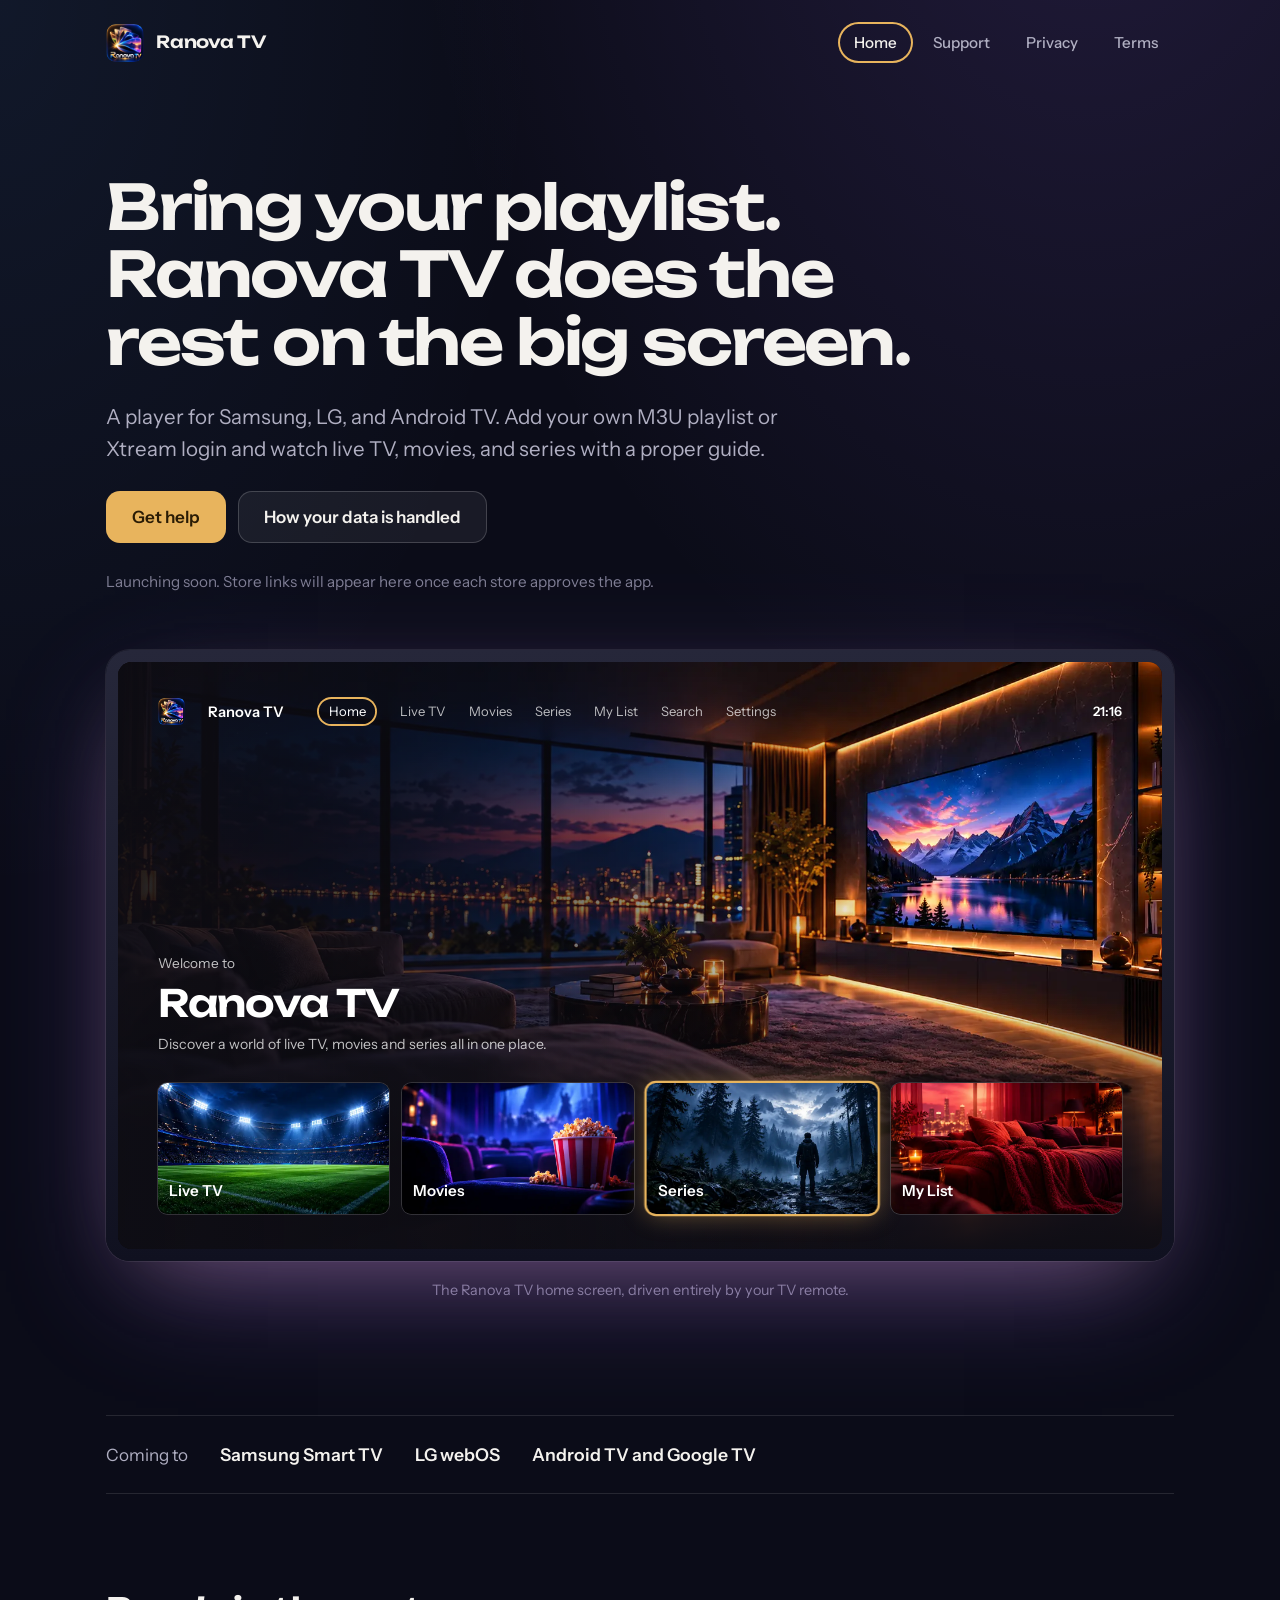
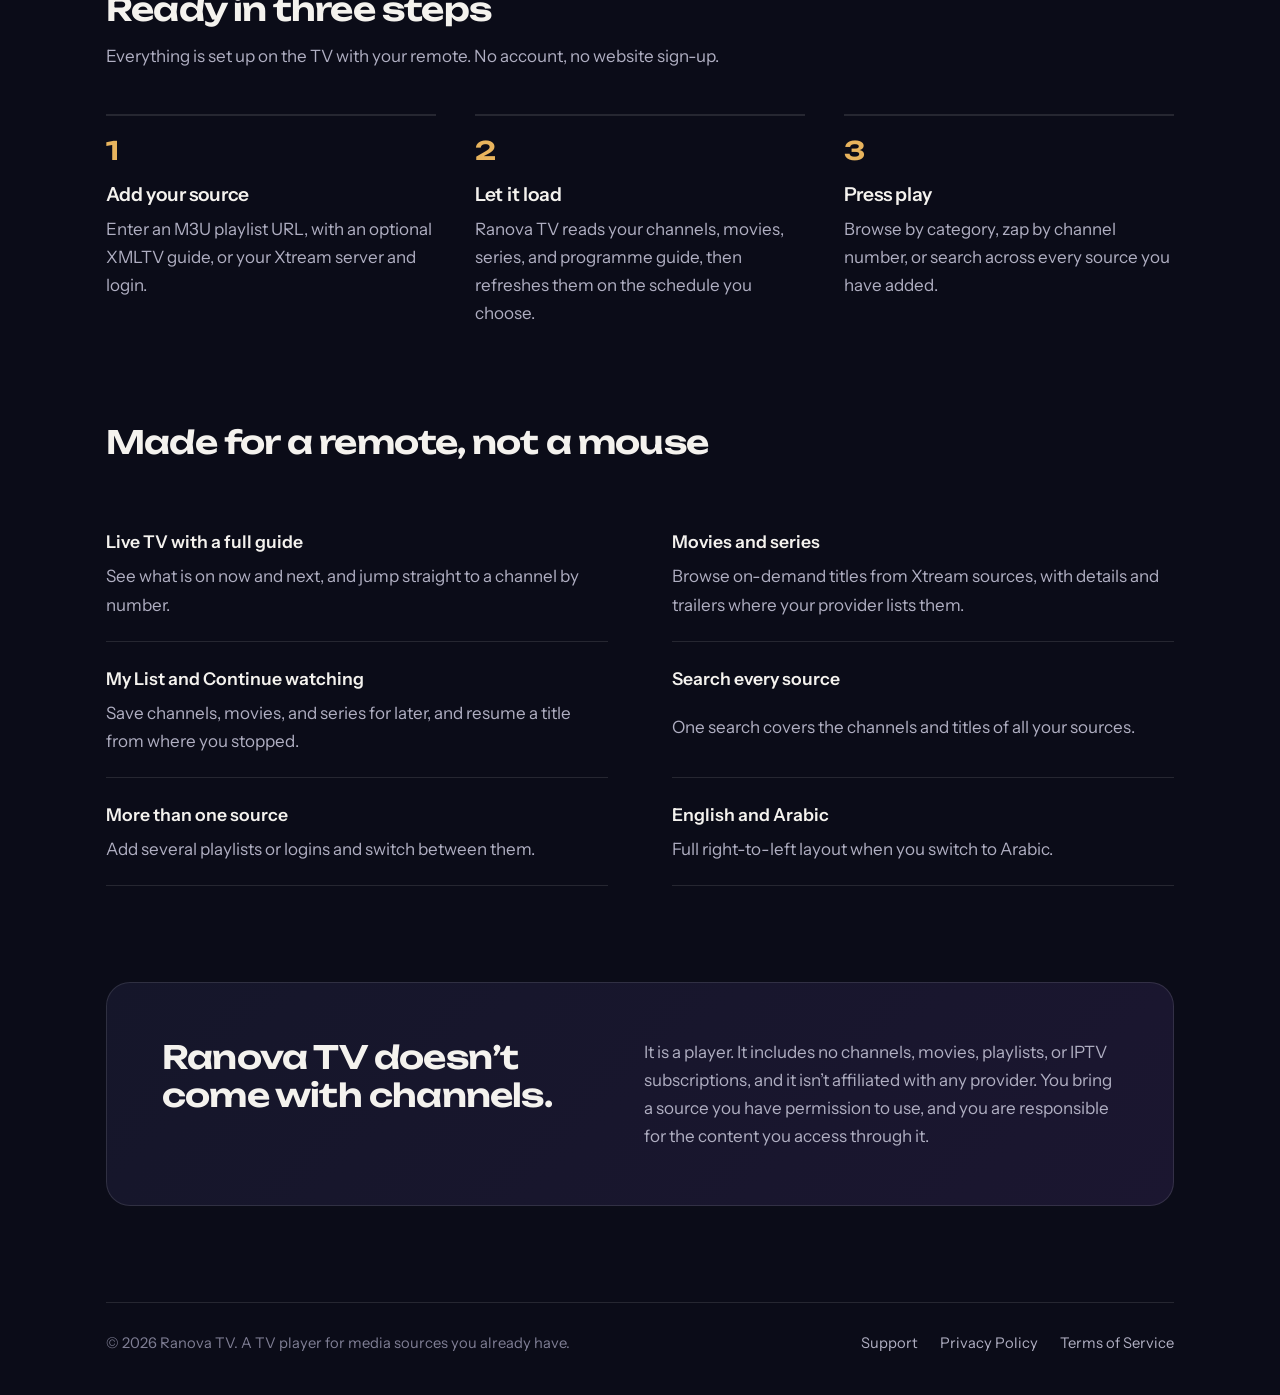
<file: index.html>
<!doctype html>
<html lang="en"><head><meta charset="utf-8"><meta name="viewport" content="width=device-width, initial-scale=1">
<title>A TV player for your own sources | Ranova TV</title><meta name="description" content="Ranova TV is a media player for Samsung, LG, and Android TV. Connect your own M3U playlist or Xtream login to watch live TV, movies, and series.">
<meta name="theme-color" content="#0b0c18"><meta property="og:title" content="A TV player for your own sources | Ranova TV"><meta property="og:description" content="Ranova TV is a media player for Samsung, LG, and Android TV. Connect your own M3U playlist or Xtream login to watch live TV, movies, and series."><meta property="og:type" content="website"><meta property="og:image" content="assets/ranova-mark-512.png">
<link rel="icon" href="assets/favicon-32.png" type="image/png"><link rel="apple-touch-icon" href="assets/apple-touch-icon.png">
<link rel="preload" href="assets/fonts/unbounded-latin-600-normal.woff2" as="font" type="font/woff2" crossorigin><link rel="stylesheet" href="assets/style.css"></head>
<body><a class="skip" href="#main">Skip to content</a><div class="wrap">
<header class="header"><a class="brand" href="index.html"><img src="assets/ranova-mark-96.png" alt="" width="38" height="38">Ranova TV</a><nav class="nav" aria-label="Main"><a href="index.html" aria-current="page">Home</a><a href="support.html">Support</a><a href="privacy.html">Privacy</a><a href="terms.html">Terms</a></nav></header>
<main id="main">
<section class="intro"><h1>Bring your playlist. Ranova TV does the rest on the big screen.</h1>
<p class="lead">A player for Samsung, LG, and Android TV. Add your own M3U playlist or Xtream login and watch live TV, movies, and series with a proper guide.</p>
<div class="actions"><a class="button" href="support.html">Get help</a><a class="button quiet" href="privacy.html">How your data is handled</a></div>
<p class="note">Launching soon. Store links will appear here once each store approves the app.</p></section>
<figure class="tv"><div class="tv-frame"><div class="tv-screen">
<img src="assets/app/welcome.webp" alt="" width="1672" height="941" fetchpriority="high">
<div class="tv-ui" aria-hidden="true">
<div class="tv-bar"><img src="assets/ranova-mark-96.png" alt=""><b>Ranova TV</b><span class="on">Home</span><span>Live TV</span><span>Movies</span><span>Series</span><span>My List</span><span>Search</span><span>Settings</span><span class="clock">21:16</span></div>
<div class="tv-hero"><small>Welcome to</small><strong>Ranova TV</strong><span>Discover a world of live TV, movies and series all in one place.</span></div>
<div class="tv-rail"><i class="tv-focus"></i><div class="tv-tile"><img src="assets/app/tile-live.webp" alt="" loading="lazy"><span>Live TV</span></div><div class="tv-tile"><img src="assets/app/tile-movies.webp" alt="" loading="lazy"><span>Movies</span></div><div class="tv-tile"><img src="assets/app/tile-series.webp" alt="" loading="lazy"><span>Series</span></div><div class="tv-tile"><img src="assets/app/tile-mylist.webp" alt="" loading="lazy"><span>My List</span></div></div>
</div></div></div>
<figcaption>The Ranova TV home screen, driven entirely by your TV remote.</figcaption></figure>
<div class="platforms"><span>Coming to</span><strong>Samsung Smart TV</strong><strong>LG webOS</strong><strong>Android TV and Google TV</strong></div>
<section class="block"><h2>Ready in three steps</h2><p class="muted">Everything is set up on the TV with your remote. No account, no website sign-up.</p>
<ol class="steps"><li><h3>Add your source</h3><p>Enter an M3U playlist URL, with an optional XMLTV guide, or your Xtream server and login.</p></li>
<li><h3>Let it load</h3><p>Ranova TV reads your channels, movies, series, and programme guide, then refreshes them on the schedule you choose.</p></li>
<li><h3>Press play</h3><p>Browse by category, zap by channel number, or search across every source you have added.</p></li></ol></section>
<section class="block"><h2>Made for a remote, not a mouse</h2>
<dl class="features"><div><dt>Live TV with a full guide</dt><dd>See what is on now and next, and jump straight to a channel by number.</dd></div>
<div><dt>Movies and series</dt><dd>Browse on-demand titles from Xtream sources, with details and trailers where your provider lists them.</dd></div>
<div><dt>My List and Continue watching</dt><dd>Save channels, movies, and series for later, and resume a title from where you stopped.</dd></div>
<div><dt>Search every source</dt><dd>One search covers the channels and titles of all your sources.</dd></div>
<div><dt>More than one source</dt><dd>Add several playlists or logins and switch between them.</dd></div>
<div><dt>English and Arabic</dt><dd>Full right-to-left layout when you switch to Arabic.</dd></div></dl></section>
<section class="disclosure"><h2>Ranova TV doesn’t come with channels.</h2>
<div><p>It is a player. It includes no channels, movies, playlists, or IPTV subscriptions, and it isn’t affiliated with any provider. You bring a source you have permission to use, and you are responsible for the content you access through it.</p></div></section></main>
<footer class="footer"><span>© 2026 Ranova TV. A TV player for media sources you already have.</span><nav aria-label="Footer"><a href="support.html">Support</a><a href="privacy.html">Privacy Policy</a><a href="terms.html">Terms of Service</a></nav></footer>
</div></body></html>
</file>
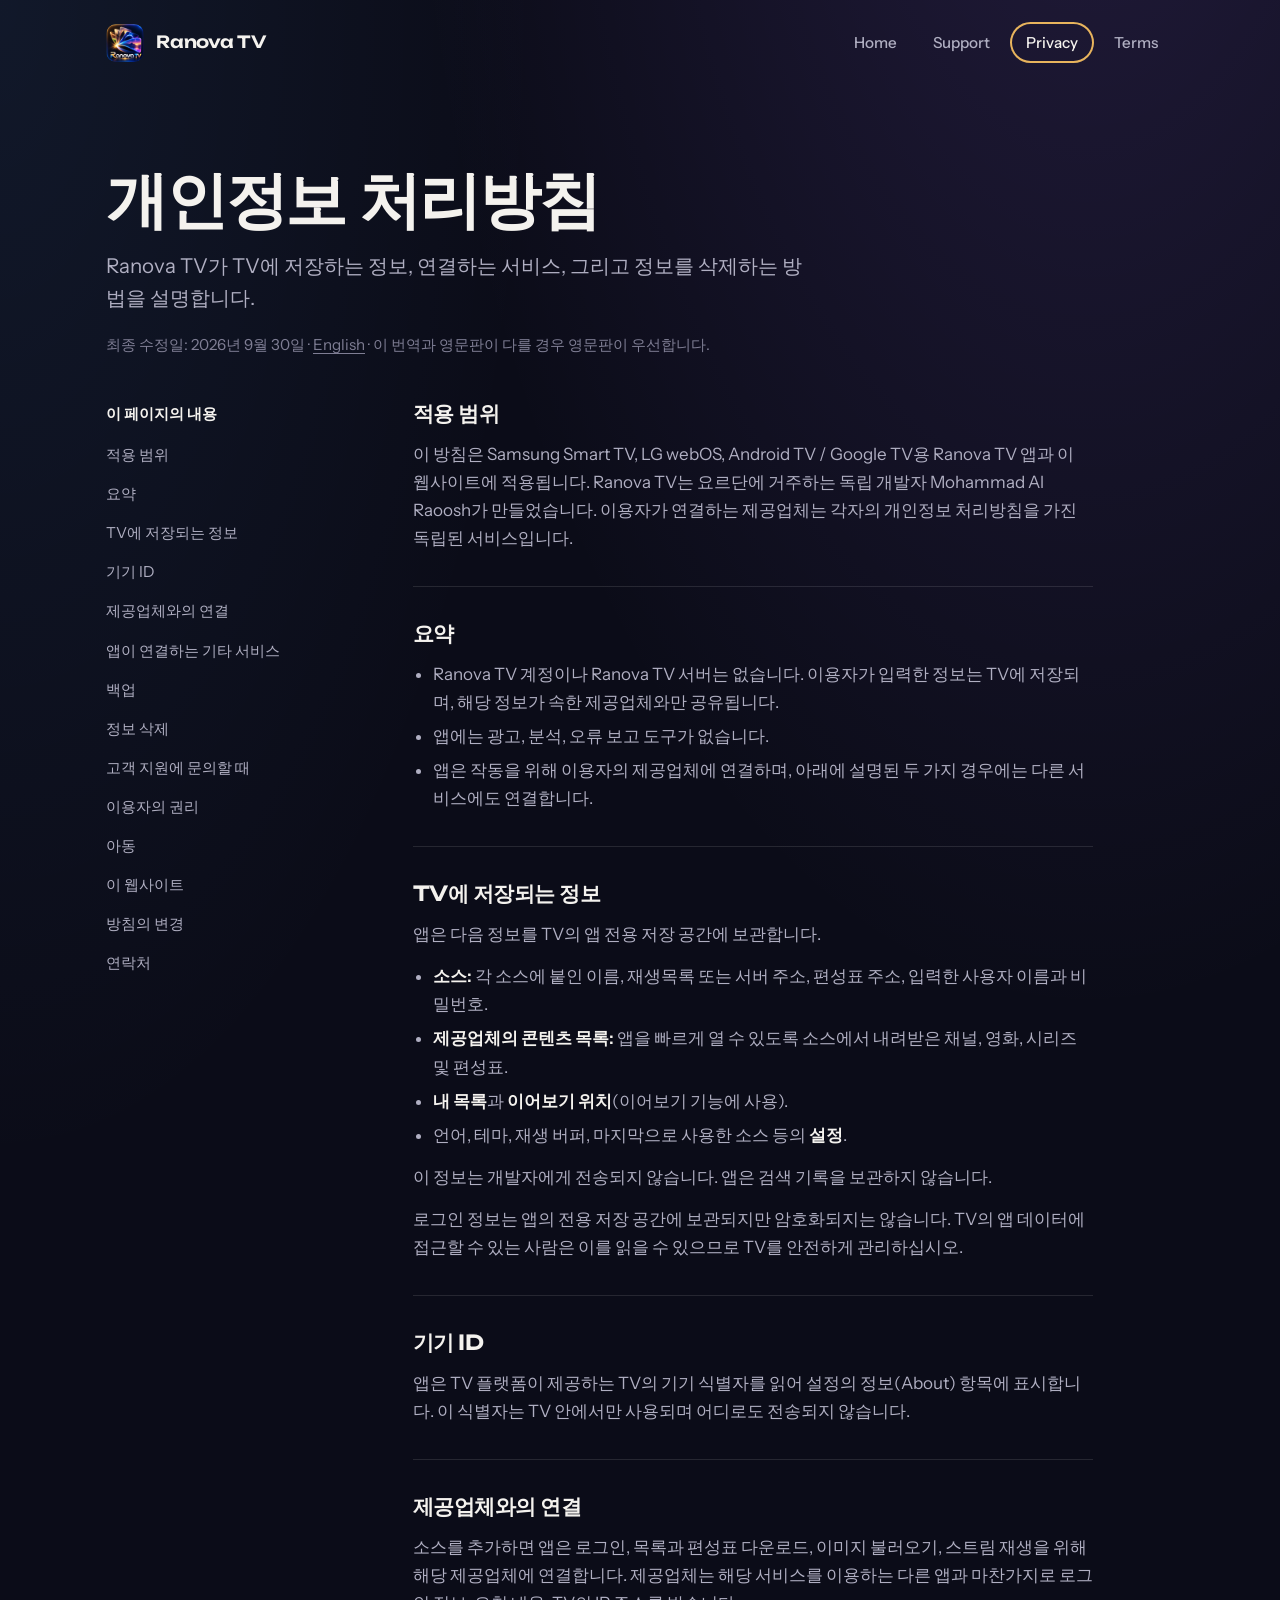
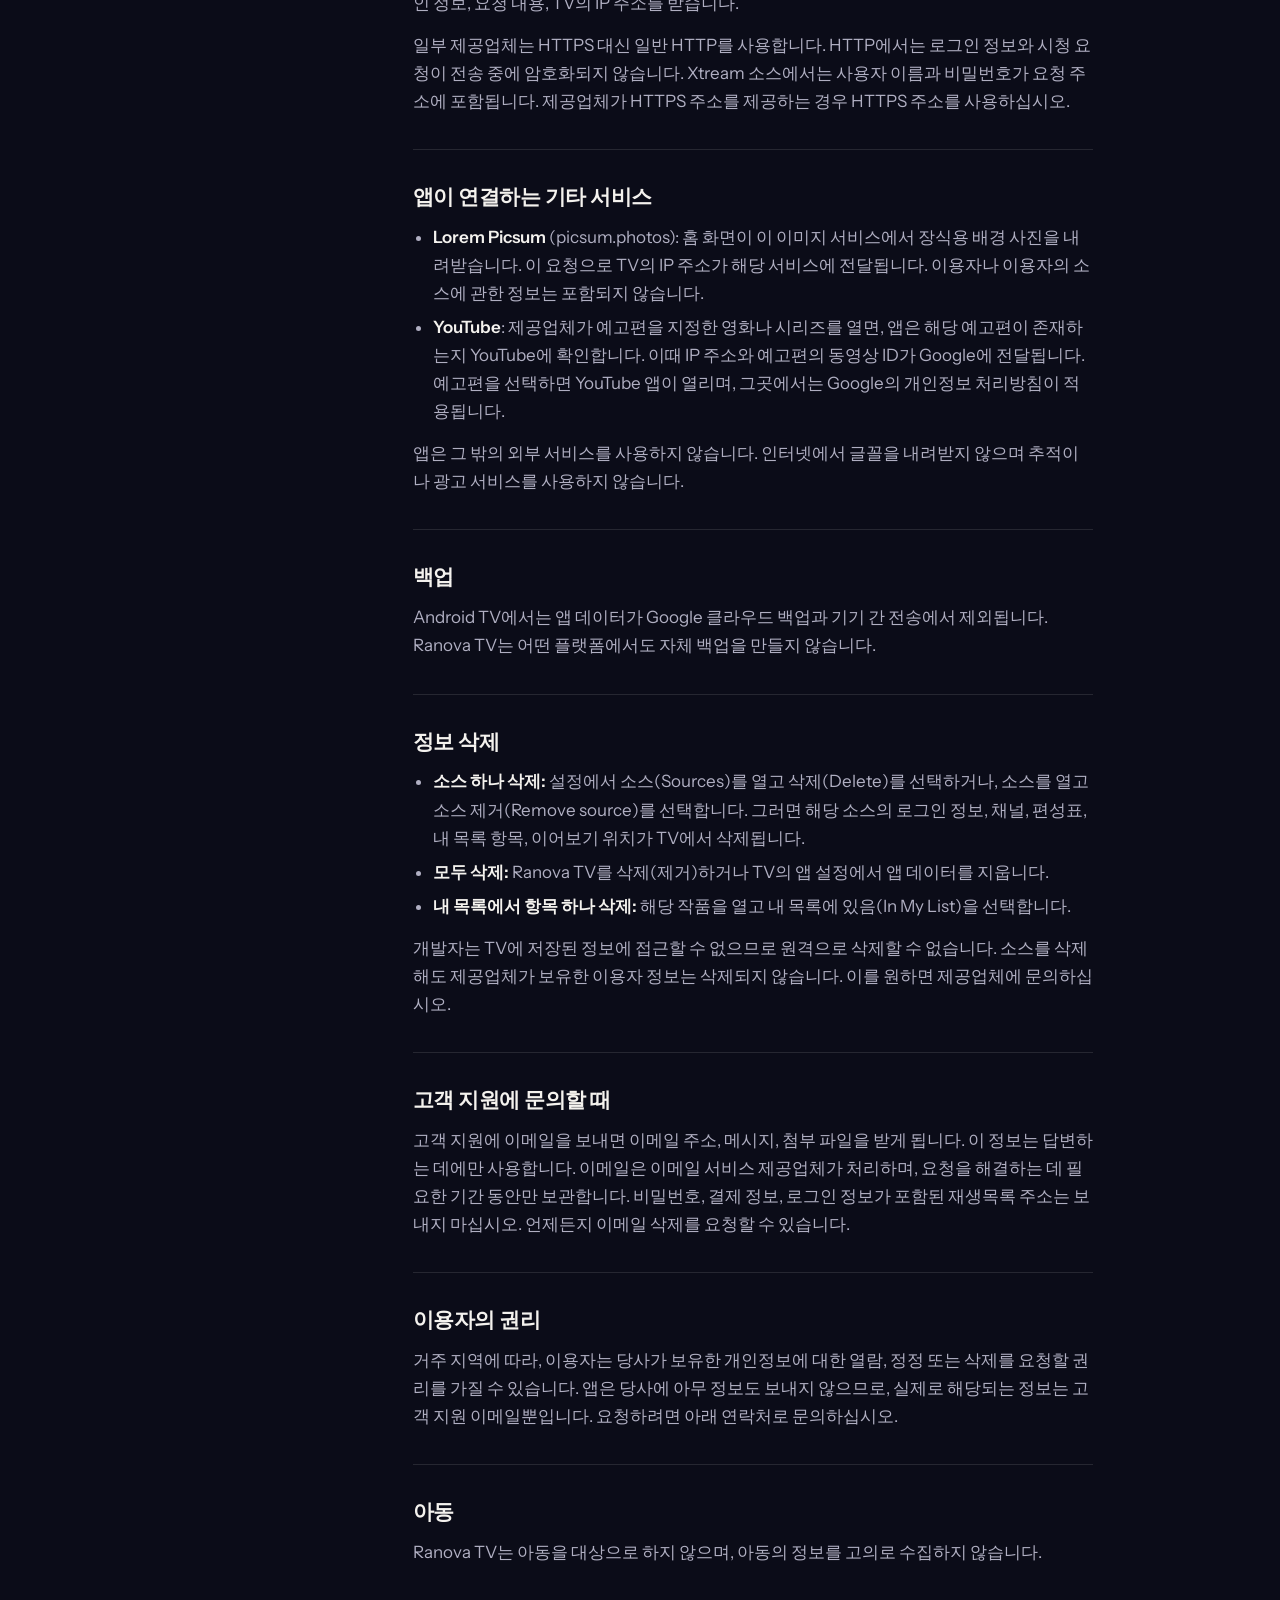
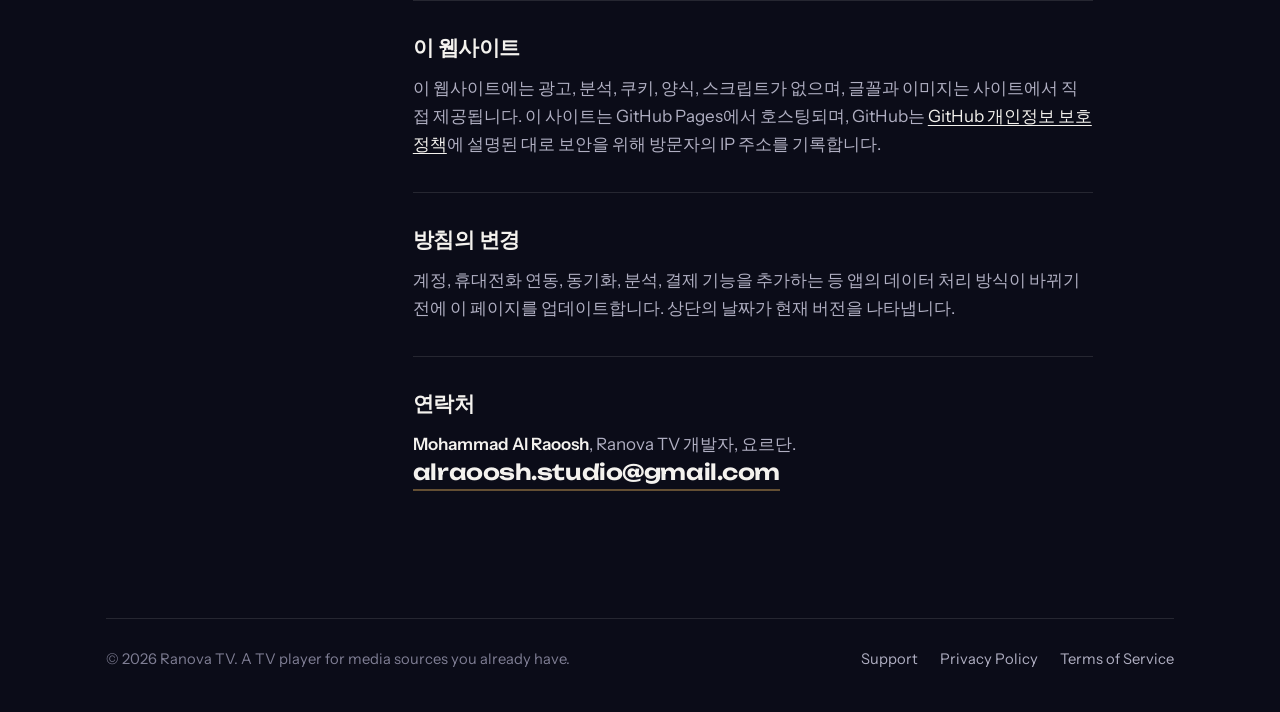
<file: privacy-ko.html>
<!doctype html>
<html lang="ko"><head><meta charset="utf-8"><meta name="viewport" content="width=device-width, initial-scale=1">
<title>개인정보 처리방침 | Ranova TV</title><meta name="description" content="Ranova TV 미디어 플레이어와 웹사이트의 개인정보 처리방침.">
<meta name="theme-color" content="#0b0c18"><meta property="og:title" content="개인정보 처리방침 | Ranova TV"><meta property="og:description" content="Ranova TV 미디어 플레이어와 웹사이트의 개인정보 처리방침."><meta property="og:type" content="website"><meta property="og:image" content="assets/ranova-mark-512.png">
<link rel="icon" href="assets/favicon-32.png" type="image/png"><link rel="apple-touch-icon" href="assets/apple-touch-icon.png">
<link rel="alternate" hreflang="en" href="privacy.html">
<link rel="preload" href="assets/fonts/unbounded-latin-600-normal.woff2" as="font" type="font/woff2" crossorigin><link rel="stylesheet" href="assets/style.css"></head>
<body><a class="skip" href="#main">본문으로 건너뛰기</a><div class="wrap">
<header class="header"><a class="brand" href="index.html"><img src="assets/ranova-mark-96.png" alt="" width="38" height="38">Ranova TV</a><nav class="nav" aria-label="Main"><a href="index.html">Home</a><a href="support.html">Support</a><a href="privacy.html" aria-current="page">Privacy</a><a href="terms.html">Terms</a></nav></header>
<main id="main"><div class="page-head"><h1>개인정보 처리방침</h1><p class="lead">Ranova TV가 TV에 저장하는 정보, 연결하는 서비스, 그리고 정보를 삭제하는 방법을 설명합니다.</p><p class="meta">최종 수정일: 2026년 9월 30일 · <a href="privacy.html" hreflang="en" lang="en">English</a> · 이 번역과 영문판이 다를 경우 영문판이 우선합니다.</p></div><div class="legal"><nav class="toc" aria-label="이 페이지의 내용"><b>이 페이지의 내용</b><a href="#scope">적용 범위</a><a href="#summary">요약</a><a href="#stored">TV에 저장되는 정보</a><a href="#device">기기 ID</a><a href="#providers">제공업체와의 연결</a><a href="#third-parties">앱이 연결하는 기타 서비스</a><a href="#backup">백업</a><a href="#removal">정보 삭제</a><a href="#support">고객 지원에 문의할 때</a><a href="#rights">이용자의 권리</a><a href="#children">아동</a><a href="#website">이 웹사이트</a><a href="#changes">방침의 변경</a><a href="#contact">연락처</a></nav><div class="prose"><section id="scope"><h2>적용 범위</h2><p>이 방침은 Samsung Smart TV, LG webOS, Android TV / Google TV용 Ranova TV 앱과 이 웹사이트에 적용됩니다. Ranova TV는 요르단에 거주하는 독립 개발자 Mohammad Al Raoosh가 만들었습니다. 이용자가 연결하는 제공업체는 각자의 개인정보 처리방침을 가진 독립된 서비스입니다.</p></section><section id="summary"><h2>요약</h2><ul><li>Ranova TV 계정이나 Ranova TV 서버는 없습니다. 이용자가 입력한 정보는 TV에 저장되며, 해당 정보가 속한 제공업체와만 공유됩니다.</li><li>앱에는 광고, 분석, 오류 보고 도구가 없습니다.</li><li>앱은 작동을 위해 이용자의 제공업체에 연결하며, 아래에 설명된 두 가지 경우에는 다른 서비스에도 연결합니다.</li></ul></section><section id="stored"><h2>TV에 저장되는 정보</h2><p>앱은 다음 정보를 TV의 앱 전용 저장 공간에 보관합니다.</p><ul><li><strong>소스:</strong> 각 소스에 붙인 이름, 재생목록 또는 서버 주소, 편성표 주소, 입력한 사용자 이름과 비밀번호.</li><li><strong>제공업체의 콘텐츠 목록:</strong> 앱을 빠르게 열 수 있도록 소스에서 내려받은 채널, 영화, 시리즈 및 편성표.</li><li><strong>내 목록</strong>과 <strong>이어보기 위치</strong>(이어보기 기능에 사용).</li><li>언어, 테마, 재생 버퍼, 마지막으로 사용한 소스 등의 <strong>설정</strong>.</li></ul><p>이 정보는 개발자에게 전송되지 않습니다. 앱은 검색 기록을 보관하지 않습니다.</p><p>로그인 정보는 앱의 전용 저장 공간에 보관되지만 암호화되지는 않습니다. TV의 앱 데이터에 접근할 수 있는 사람은 이를 읽을 수 있으므로 TV를 안전하게 관리하십시오.</p></section><section id="device"><h2>기기 ID</h2><p>앱은 TV 플랫폼이 제공하는 TV의 기기 식별자를 읽어 설정의 정보(About) 항목에 표시합니다. 이 식별자는 TV 안에서만 사용되며 어디로도 전송되지 않습니다.</p></section><section id="providers"><h2>제공업체와의 연결</h2><p>소스를 추가하면 앱은 로그인, 목록과 편성표 다운로드, 이미지 불러오기, 스트림 재생을 위해 해당 제공업체에 연결합니다. 제공업체는 해당 서비스를 이용하는 다른 앱과 마찬가지로 로그인 정보, 요청 내용, TV의 IP 주소를 받습니다.</p><p>일부 제공업체는 HTTPS 대신 일반 HTTP를 사용합니다. HTTP에서는 로그인 정보와 시청 요청이 전송 중에 암호화되지 않습니다. Xtream 소스에서는 사용자 이름과 비밀번호가 요청 주소에 포함됩니다. 제공업체가 HTTPS 주소를 제공하는 경우 HTTPS 주소를 사용하십시오.</p></section><section id="third-parties"><h2>앱이 연결하는 기타 서비스</h2><ul><li><strong>Lorem Picsum</strong> (picsum.photos): 홈 화면이 이 이미지 서비스에서 장식용 배경 사진을 내려받습니다. 이 요청으로 TV의 IP 주소가 해당 서비스에 전달됩니다. 이용자나 이용자의 소스에 관한 정보는 포함되지 않습니다.</li><li><strong>YouTube</strong>: 제공업체가 예고편을 지정한 영화나 시리즈를 열면, 앱은 해당 예고편이 존재하는지 YouTube에 확인합니다. 이때 IP 주소와 예고편의 동영상 ID가 Google에 전달됩니다. 예고편을 선택하면 YouTube 앱이 열리며, 그곳에서는 Google의 개인정보 처리방침이 적용됩니다.</li></ul><p>앱은 그 밖의 외부 서비스를 사용하지 않습니다. 인터넷에서 글꼴을 내려받지 않으며 추적이나 광고 서비스를 사용하지 않습니다.</p></section><section id="backup"><h2>백업</h2><p>Android TV에서는 앱 데이터가 Google 클라우드 백업과 기기 간 전송에서 제외됩니다. Ranova TV는 어떤 플랫폼에서도 자체 백업을 만들지 않습니다.</p></section><section id="removal"><h2>정보 삭제</h2><ul><li><strong>소스 하나 삭제:</strong> 설정에서 소스(Sources)를 열고 삭제(Delete)를 선택하거나, 소스를 열고 소스 제거(Remove source)를 선택합니다. 그러면 해당 소스의 로그인 정보, 채널, 편성표, 내 목록 항목, 이어보기 위치가 TV에서 삭제됩니다.</li><li><strong>모두 삭제:</strong> Ranova TV를 삭제(제거)하거나 TV의 앱 설정에서 앱 데이터를 지웁니다.</li><li><strong>내 목록에서 항목 하나 삭제:</strong> 해당 작품을 열고 내 목록에 있음(In My List)을 선택합니다.</li></ul><p>개발자는 TV에 저장된 정보에 접근할 수 없으므로 원격으로 삭제할 수 없습니다. 소스를 삭제해도 제공업체가 보유한 이용자 정보는 삭제되지 않습니다. 이를 원하면 제공업체에 문의하십시오.</p></section><section id="support"><h2>고객 지원에 문의할 때</h2><p>고객 지원에 이메일을 보내면 이메일 주소, 메시지, 첨부 파일을 받게 됩니다. 이 정보는 답변하는 데에만 사용합니다. 이메일은 이메일 서비스 제공업체가 처리하며, 요청을 해결하는 데 필요한 기간 동안만 보관합니다. 비밀번호, 결제 정보, 로그인 정보가 포함된 재생목록 주소는 보내지 마십시오. 언제든지 이메일 삭제를 요청할 수 있습니다.</p></section><section id="rights"><h2>이용자의 권리</h2><p>거주 지역에 따라, 이용자는 당사가 보유한 개인정보에 대한 열람, 정정 또는 삭제를 요청할 권리를 가질 수 있습니다. 앱은 당사에 아무 정보도 보내지 않으므로, 실제로 해당되는 정보는 고객 지원 이메일뿐입니다. 요청하려면 아래 연락처로 문의하십시오.</p></section><section id="children"><h2>아동</h2><p>Ranova TV는 아동을 대상으로 하지 않으며, 아동의 정보를 고의로 수집하지 않습니다.</p></section><section id="website"><h2>이 웹사이트</h2><p>이 웹사이트에는 광고, 분석, 쿠키, 양식, 스크립트가 없으며, 글꼴과 이미지는 사이트에서 직접 제공됩니다. 이 사이트는 GitHub Pages에서 호스팅되며, GitHub는 <a href="https://docs.github.com/en/site-policy/privacy-policies/github-general-privacy-statement">GitHub 개인정보 보호정책</a>에 설명된 대로 보안을 위해 방문자의 IP 주소를 기록합니다.</p></section><section id="changes"><h2>방침의 변경</h2><p>계정, 휴대전화 연동, 동기화, 분석, 결제 기능을 추가하는 등 앱의 데이터 처리 방식이 바뀌기 전에 이 페이지를 업데이트합니다. 상단의 날짜가 현재 버전을 나타냅니다.</p></section><section id="contact"><h2>연락처</h2><p><strong>Mohammad Al Raoosh</strong>, Ranova TV 개발자, 요르단.</p><a class="email" href="mailto:alraoosh.studio@gmail.com">alraoosh.studio@gmail.com</a></section></div></div></main>
<footer class="footer"><span>© 2026 Ranova TV. A TV player for media sources you already have.</span><nav aria-label="Footer"><a href="support.html">Support</a><a href="privacy.html">Privacy Policy</a><a href="terms.html">Terms of Service</a></nav></footer>
</div></body></html>
</file>
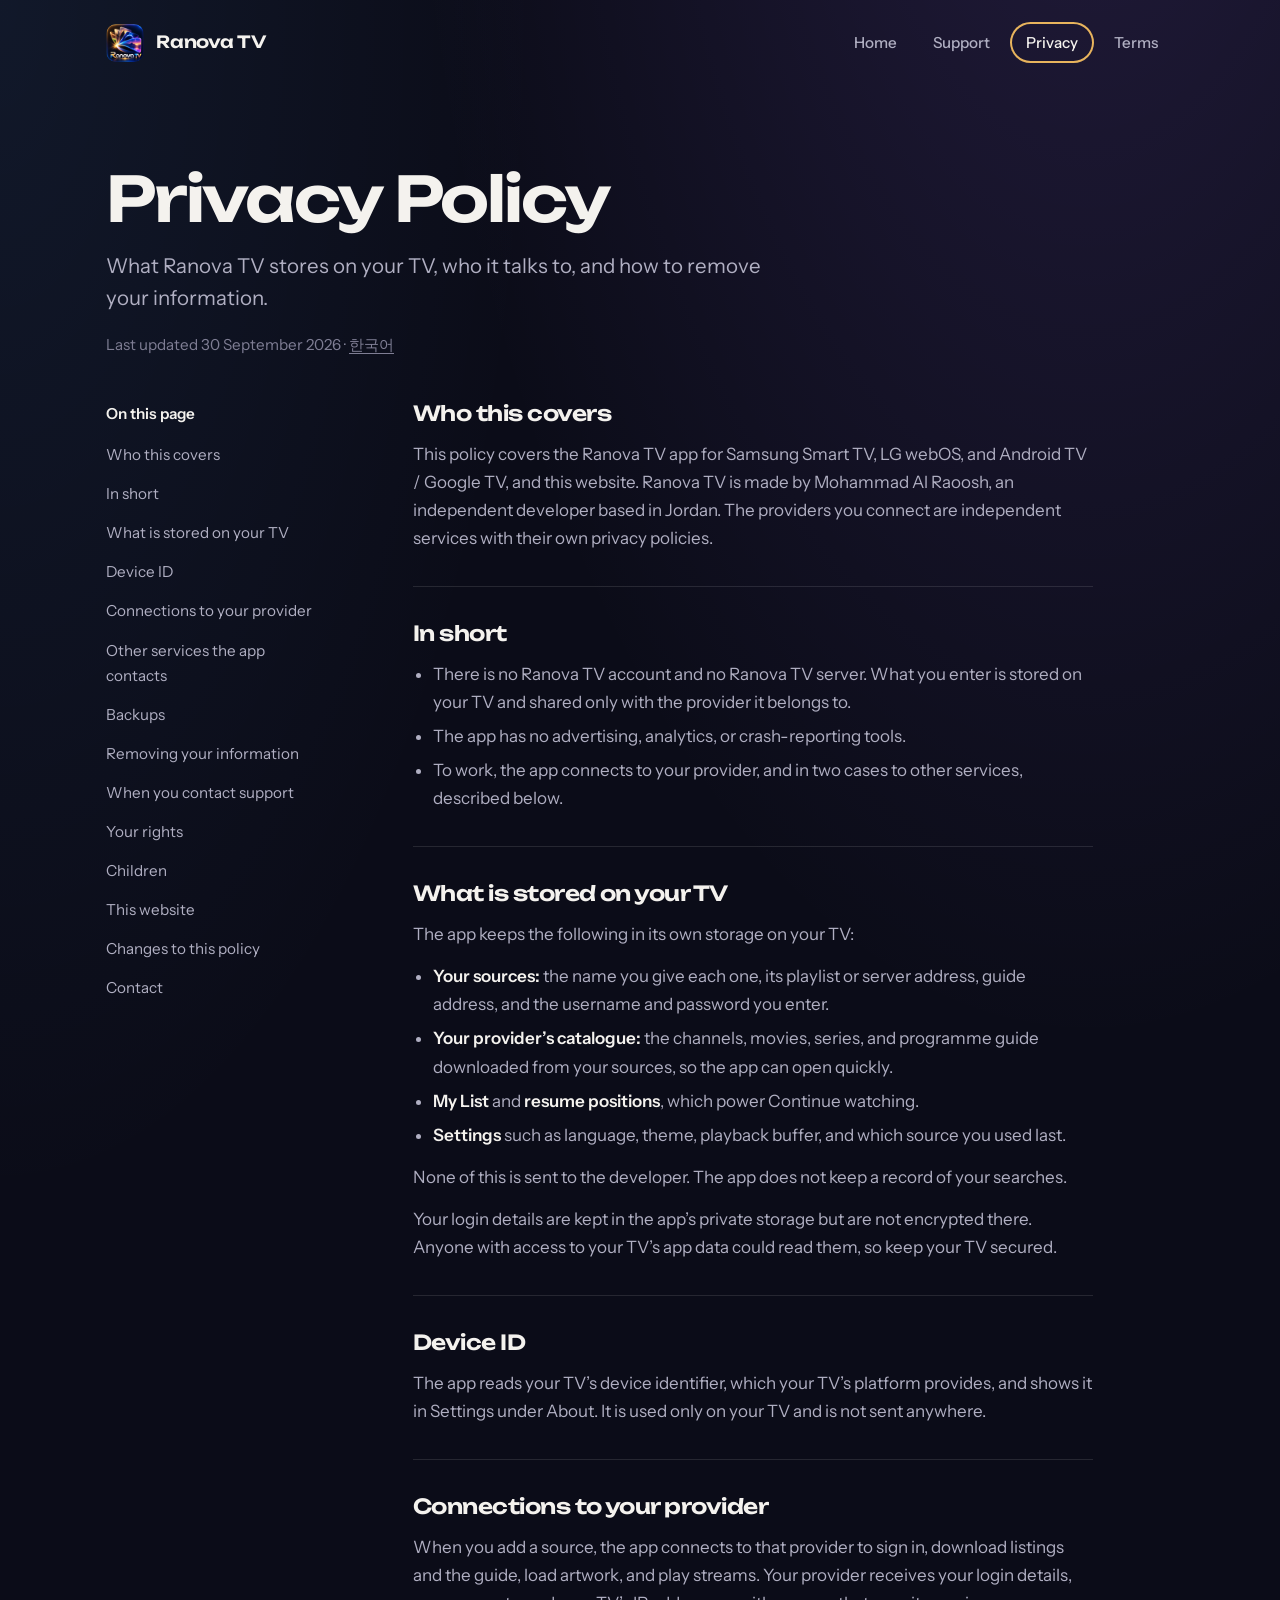
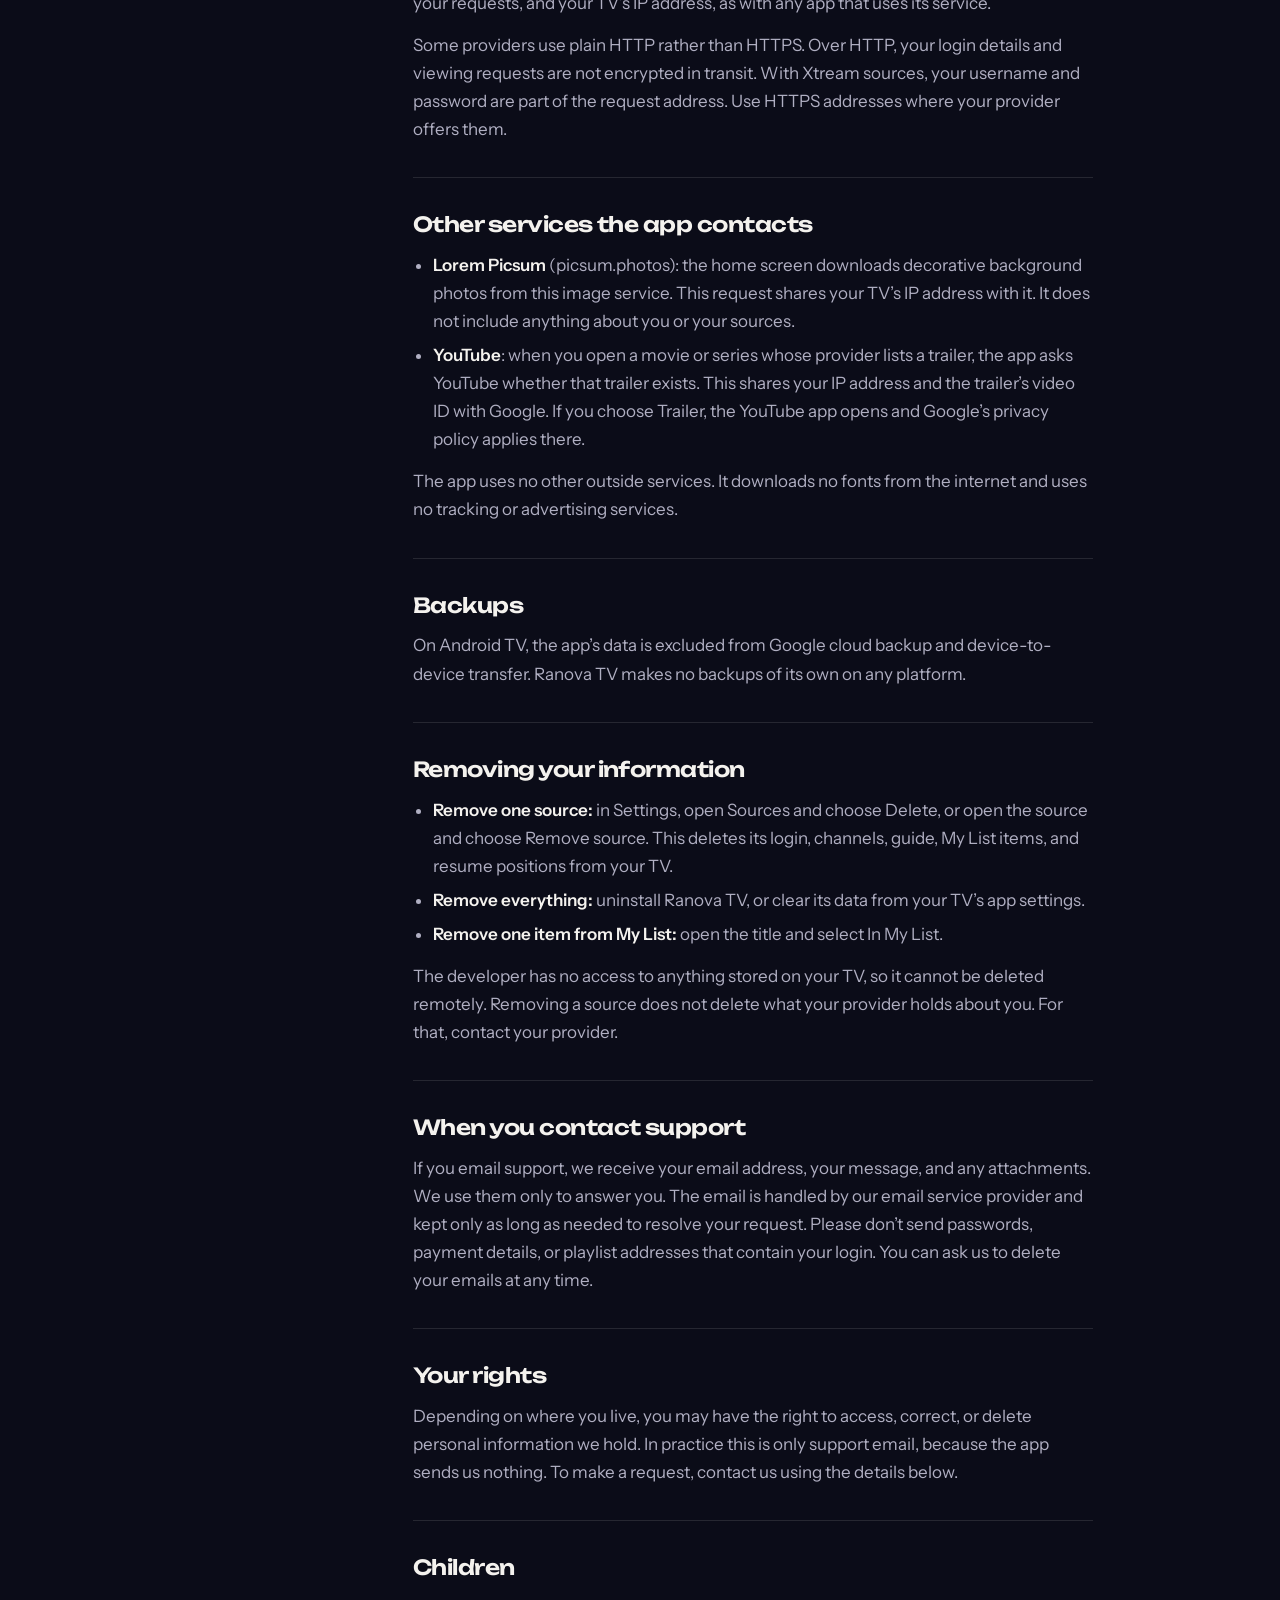
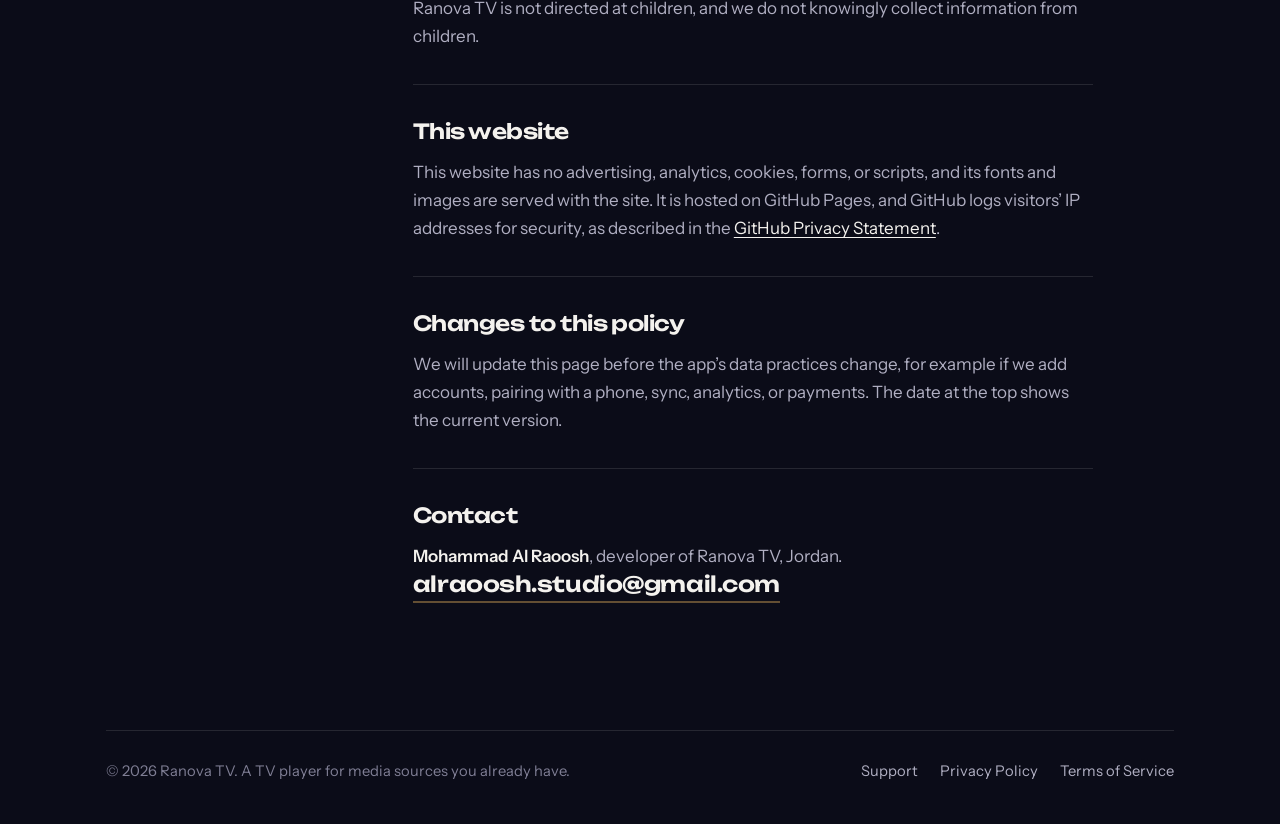
<file: privacy.html>
<!doctype html>
<html lang="en"><head><meta charset="utf-8"><meta name="viewport" content="width=device-width, initial-scale=1">
<title>Privacy Policy | Ranova TV</title><meta name="description" content="Privacy Policy for the Ranova TV media player and its website.">
<meta name="theme-color" content="#0b0c18"><meta property="og:title" content="Privacy Policy | Ranova TV"><meta property="og:description" content="Privacy Policy for the Ranova TV media player and its website."><meta property="og:type" content="website"><meta property="og:image" content="assets/ranova-mark-512.png">
<link rel="icon" href="assets/favicon-32.png" type="image/png"><link rel="apple-touch-icon" href="assets/apple-touch-icon.png">
<link rel="preload" href="assets/fonts/unbounded-latin-600-normal.woff2" as="font" type="font/woff2" crossorigin><link rel="stylesheet" href="assets/style.css"></head>
<body><a class="skip" href="#main">Skip to content</a><div class="wrap">
<header class="header"><a class="brand" href="index.html"><img src="assets/ranova-mark-96.png" alt="" width="38" height="38">Ranova TV</a><nav class="nav" aria-label="Main"><a href="index.html">Home</a><a href="support.html">Support</a><a href="privacy.html" aria-current="page">Privacy</a><a href="terms.html">Terms</a></nav></header>
<main id="main"><div class="page-head"><h1>Privacy Policy</h1><p class="lead">What Ranova TV stores on your TV, who it talks to, and how to remove your information.</p><p class="meta">Last updated 30 September 2026 · <a href="privacy-ko.html" hreflang="ko" lang="ko">한국어</a></p></div><div class="legal"><nav class="toc" aria-label="On this page"><b>On this page</b><a href="#scope">Who this covers</a><a href="#summary">In short</a><a href="#stored">What is stored on your TV</a><a href="#device">Device ID</a><a href="#providers">Connections to your provider</a><a href="#third-parties">Other services the app contacts</a><a href="#backup">Backups</a><a href="#removal">Removing your information</a><a href="#support">When you contact support</a><a href="#rights">Your rights</a><a href="#children">Children</a><a href="#website">This website</a><a href="#changes">Changes to this policy</a><a href="#contact">Contact</a></nav><div class="prose"><section id="scope"><h2>Who this covers</h2><p>This policy covers the Ranova TV app for Samsung Smart TV, LG webOS, and Android TV / Google TV, and this website. Ranova TV is made by Mohammad Al Raoosh, an independent developer based in Jordan. The providers you connect are independent services with their own privacy policies.</p></section><section id="summary"><h2>In short</h2><ul><li>There is no Ranova TV account and no Ranova TV server. What you enter is stored on your TV and shared only with the provider it belongs to.</li><li>The app has no advertising, analytics, or crash-reporting tools.</li><li>To work, the app connects to your provider, and in two cases to other services, described below.</li></ul></section><section id="stored"><h2>What is stored on your TV</h2><p>The app keeps the following in its own storage on your TV:</p><ul><li><strong>Your sources:</strong> the name you give each one, its playlist or server address, guide address, and the username and password you enter.</li><li><strong>Your provider’s catalogue:</strong> the channels, movies, series, and programme guide downloaded from your sources, so the app can open quickly.</li><li><strong>My List</strong> and <strong>resume positions</strong>, which power Continue watching.</li><li><strong>Settings</strong> such as language, theme, playback buffer, and which source you used last.</li></ul><p>None of this is sent to the developer. The app does not keep a record of your searches.</p><p>Your login details are kept in the app’s private storage but are not encrypted there. Anyone with access to your TV’s app data could read them, so keep your TV secured.</p></section><section id="device"><h2>Device ID</h2><p>The app reads your TV’s device identifier, which your TV’s platform provides, and shows it in Settings under About. It is used only on your TV and is not sent anywhere.</p></section><section id="providers"><h2>Connections to your provider</h2><p>When you add a source, the app connects to that provider to sign in, download listings and the guide, load artwork, and play streams. Your provider receives your login details, your requests, and your TV’s IP address, as with any app that uses its service.</p><p>Some providers use plain HTTP rather than HTTPS. Over HTTP, your login details and viewing requests are not encrypted in transit. With Xtream sources, your username and password are part of the request address. Use HTTPS addresses where your provider offers them.</p></section><section id="third-parties"><h2>Other services the app contacts</h2><ul><li><strong>Lorem Picsum</strong> (picsum.photos): the home screen downloads decorative background photos from this image service. This request shares your TV’s IP address with it. It does not include anything about you or your sources.</li><li><strong>YouTube</strong>: when you open a movie or series whose provider lists a trailer, the app asks YouTube whether that trailer exists. This shares your IP address and the trailer’s video ID with Google. If you choose Trailer, the YouTube app opens and Google’s privacy policy applies there.</li></ul><p>The app uses no other outside services. It downloads no fonts from the internet and uses no tracking or advertising services.</p></section><section id="backup"><h2>Backups</h2><p>On Android TV, the app’s data is excluded from Google cloud backup and device-to-device transfer. Ranova TV makes no backups of its own on any platform.</p></section><section id="removal"><h2>Removing your information</h2><ul><li><strong>Remove one source:</strong> in Settings, open Sources and choose Delete, or open the source and choose Remove source. This deletes its login, channels, guide, My List items, and resume positions from your TV.</li><li><strong>Remove everything:</strong> uninstall Ranova TV, or clear its data from your TV’s app settings.</li><li><strong>Remove one item from My List:</strong> open the title and select In My List.</li></ul><p>The developer has no access to anything stored on your TV, so it cannot be deleted remotely. Removing a source does not delete what your provider holds about you. For that, contact your provider.</p></section><section id="support"><h2>When you contact support</h2><p>If you email support, we receive your email address, your message, and any attachments. We use them only to answer you. The email is handled by our email service provider and kept only as long as needed to resolve your request. Please don’t send passwords, payment details, or playlist addresses that contain your login. You can ask us to delete your emails at any time.</p></section><section id="rights"><h2>Your rights</h2><p>Depending on where you live, you may have the right to access, correct, or delete personal information we hold. In practice this is only support email, because the app sends us nothing. To make a request, contact us using the details below.</p></section><section id="children"><h2>Children</h2><p>Ranova TV is not directed at children, and we do not knowingly collect information from children.</p></section><section id="website"><h2>This website</h2><p>This website has no advertising, analytics, cookies, forms, or scripts, and its fonts and images are served with the site. It is hosted on GitHub Pages, and GitHub logs visitors’ IP addresses for security, as described in the <a href="https://docs.github.com/en/site-policy/privacy-policies/github-general-privacy-statement">GitHub Privacy Statement</a>.</p></section><section id="changes"><h2>Changes to this policy</h2><p>We will update this page before the app’s data practices change, for example if we add accounts, pairing with a phone, sync, analytics, or payments. The date at the top shows the current version.</p></section><section id="contact"><h2>Contact</h2><p><strong>Mohammad Al Raoosh</strong>, developer of Ranova TV, Jordan.</p><a class="email" href="mailto:alraoosh.studio@gmail.com">alraoosh.studio@gmail.com</a></section></div></div></main>
<footer class="footer"><span>© 2026 Ranova TV. A TV player for media sources you already have.</span><nav aria-label="Footer"><a href="support.html">Support</a><a href="privacy.html">Privacy Policy</a><a href="terms.html">Terms of Service</a></nav></footer>
</div></body></html>
</file>
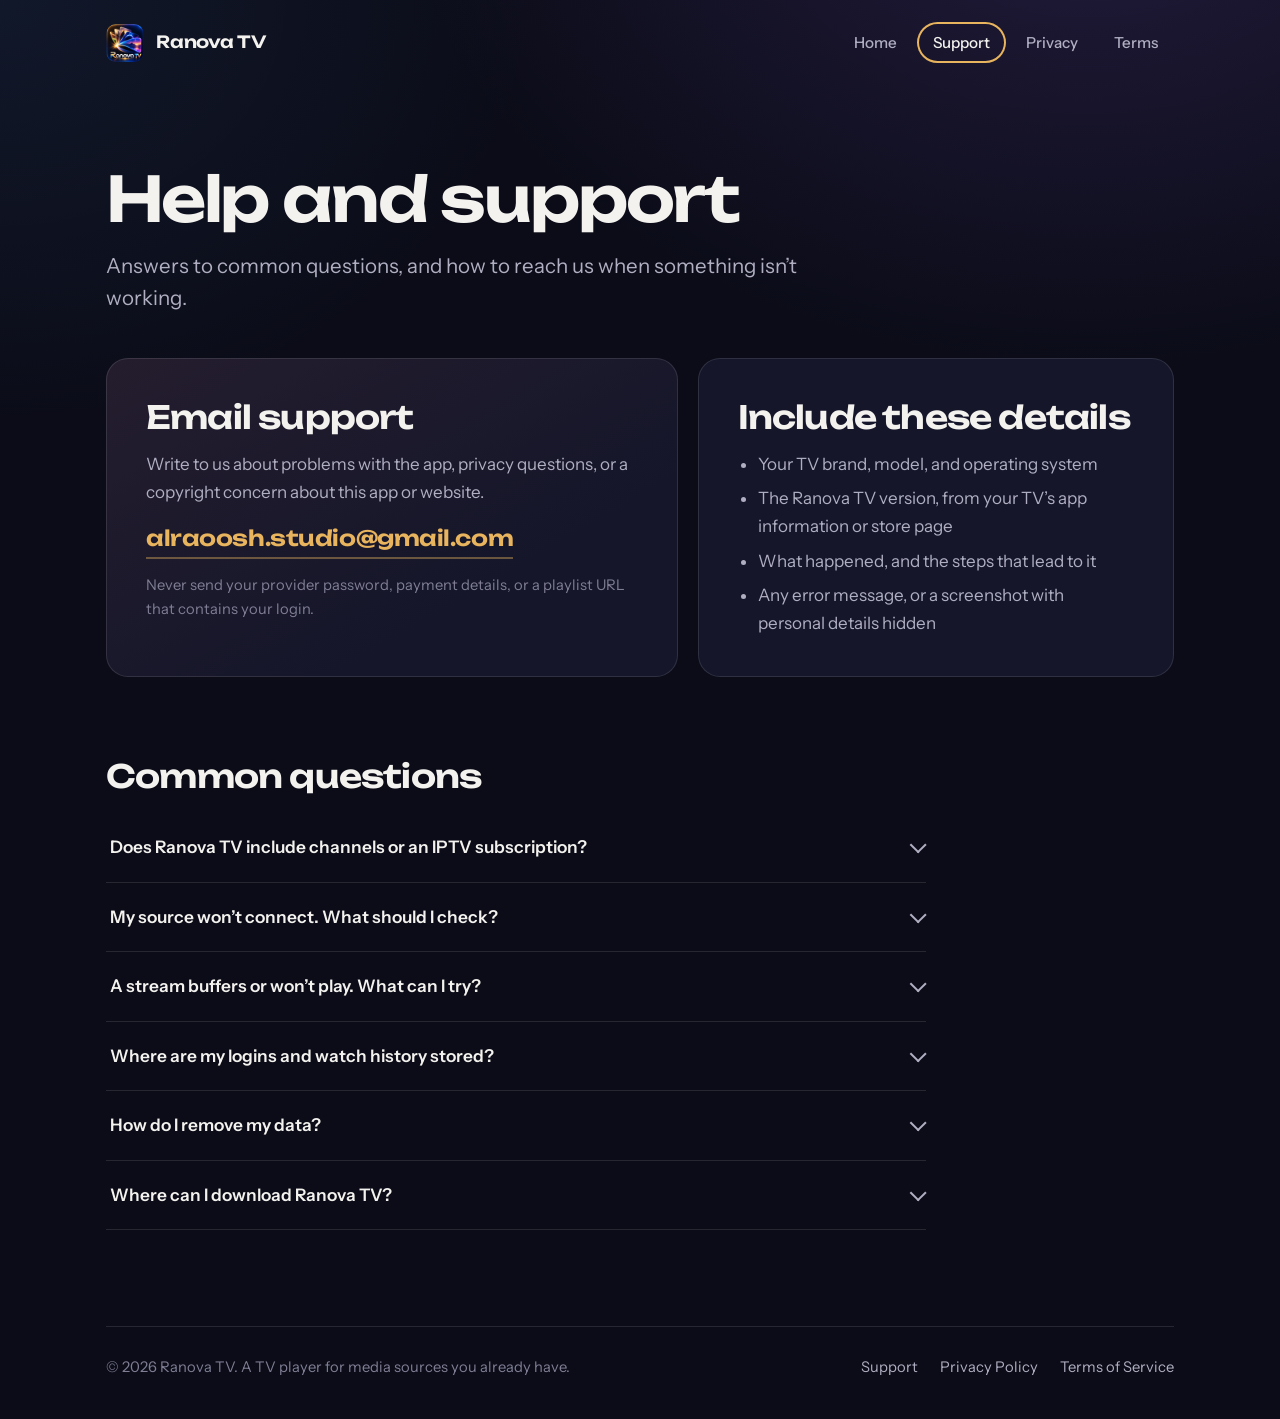
<file: support.html>
<!doctype html>
<html lang="en"><head><meta charset="utf-8"><meta name="viewport" content="width=device-width, initial-scale=1">
<title>Help and support | Ranova TV</title><meta name="description" content="Get help with Ranova TV: contact support, fix connection and playback problems, and manage your data.">
<meta name="theme-color" content="#0b0c18"><meta property="og:title" content="Help and support | Ranova TV"><meta property="og:description" content="Get help with Ranova TV: contact support, fix connection and playback problems, and manage your data."><meta property="og:type" content="website"><meta property="og:image" content="assets/ranova-mark-512.png">
<link rel="icon" href="assets/favicon-32.png" type="image/png"><link rel="apple-touch-icon" href="assets/apple-touch-icon.png">
<link rel="preload" href="assets/fonts/unbounded-latin-600-normal.woff2" as="font" type="font/woff2" crossorigin><link rel="stylesheet" href="assets/style.css"></head>
<body><a class="skip" href="#main">Skip to content</a><div class="wrap">
<header class="header"><a class="brand" href="index.html"><img src="assets/ranova-mark-96.png" alt="" width="38" height="38">Ranova TV</a><nav class="nav" aria-label="Main"><a href="index.html">Home</a><a href="support.html" aria-current="page">Support</a><a href="privacy.html">Privacy</a><a href="terms.html">Terms</a></nav></header>
<main id="main">
<div class="page-head"><h1>Help and support</h1><p class="lead">Answers to common questions, and how to reach us when something isn’t working.</p></div>
<div class="support"><section class="panel contact"><h2>Email support</h2><p class="muted">Write to us about problems with the app, privacy questions, or a copyright concern about this app or website.</p><a class="email" href="mailto:alraoosh.studio@gmail.com">alraoosh.studio@gmail.com</a><p class="small">Never send your provider password, payment details, or a playlist URL that contains your login.</p></section>
<section class="panel"><h2>Include these details</h2><ul><li>Your TV brand, model, and operating system</li><li>The Ranova TV version, from your TV’s app information or store page</li><li>What happened, and the steps that lead to it</li><li>Any error message, or a screenshot with personal details hidden</li></ul></section></div>
<section class="faq"><h2>Common questions</h2>
<details><summary>Does Ranova TV include channels or an IPTV subscription?</summary><p>No. Ranova TV is a player. You need your own compatible source and permission to access the content it provides.</p></details>
<details><summary>My source won’t connect. What should I check?</summary><p>Check your internet connection, then check the server address and login details with your provider, and make sure your subscription is active. For account access, connection limits, or expired logins, contact your provider.</p></details>
<details><summary>A stream buffers or won’t play. What can I try?</summary><p>Try another channel or title, check your TV’s network connection, and restart the app. A wired connection often helps when Wi-Fi is weak. Playback also depends on the provider’s server and on whether your TV supports the stream’s format.</p></details>
<details><summary>Where are my logins and watch history stored?</summary><p>On your TV only. The app still talks to your provider to sign in and play media. The <a href="privacy.html">Privacy Policy</a> explains this in full.</p></details>
<details><summary>How do I remove my data?</summary><p>To remove one source, open Settings, then Sources, and choose Delete. This removes its login, channels, guide, My List items, and resume positions. To remove everything, uninstall the app or clear its data in your TV’s settings. Contact your provider separately about information your provider holds.</p></details>
<details><summary>Where can I download Ranova TV?</summary><p>The app is being prepared for Samsung Smart TV, LG webOS, and Android TV / Google TV. Store links will be added to this website when it is available.</p></details>
</section></main>
<footer class="footer"><span>© 2026 Ranova TV. A TV player for media sources you already have.</span><nav aria-label="Footer"><a href="support.html">Support</a><a href="privacy.html">Privacy Policy</a><a href="terms.html">Terms of Service</a></nav></footer>
</div></body></html>
</file>
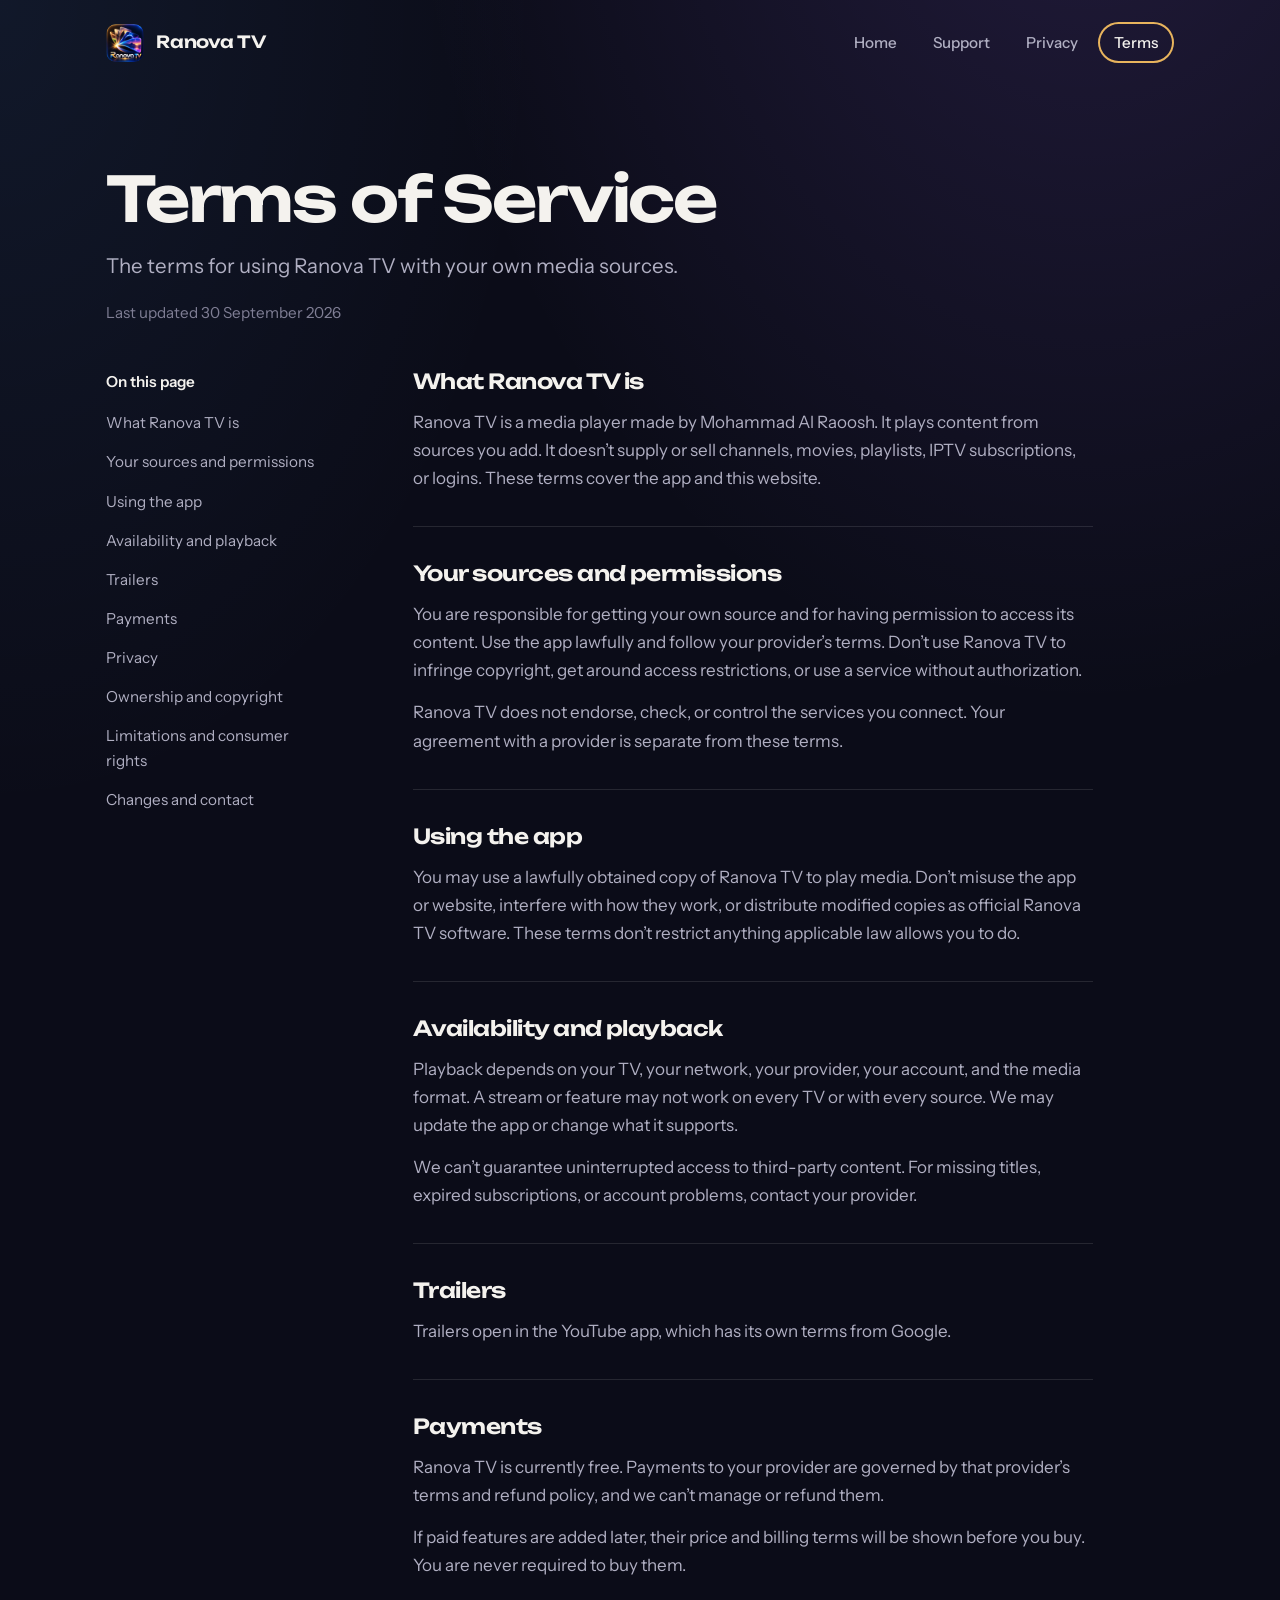
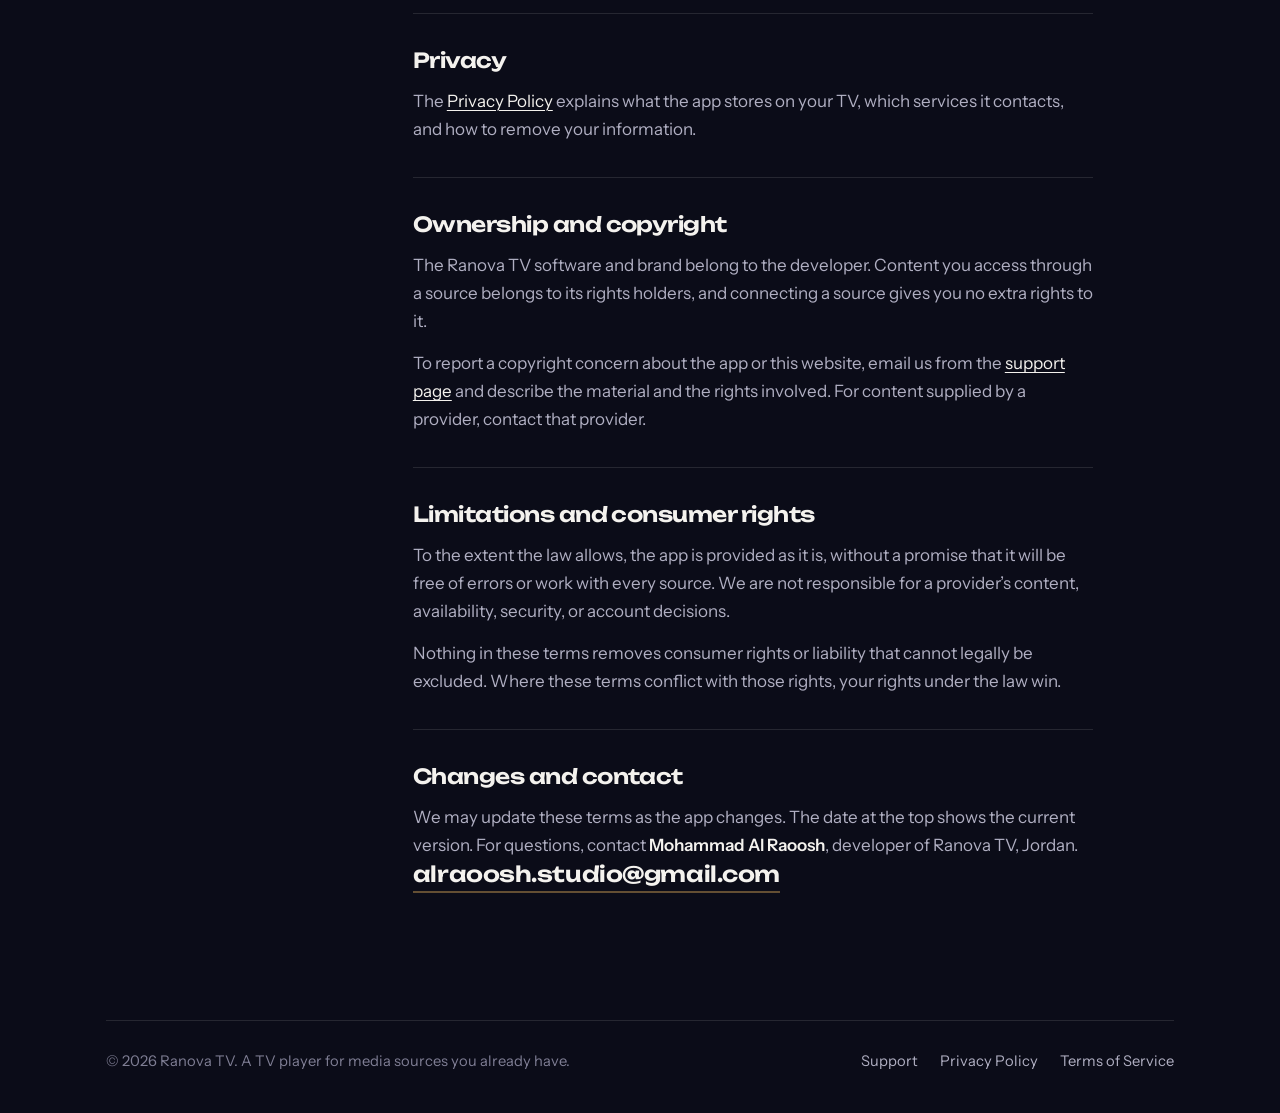
<file: terms.html>
<!doctype html>
<html lang="en"><head><meta charset="utf-8"><meta name="viewport" content="width=device-width, initial-scale=1">
<title>Terms of Service | Ranova TV</title><meta name="description" content="Terms of Service for the Ranova TV media player and its website.">
<meta name="theme-color" content="#0b0c18"><meta property="og:title" content="Terms of Service | Ranova TV"><meta property="og:description" content="Terms of Service for the Ranova TV media player and its website."><meta property="og:type" content="website"><meta property="og:image" content="assets/ranova-mark-512.png">
<link rel="icon" href="assets/favicon-32.png" type="image/png"><link rel="apple-touch-icon" href="assets/apple-touch-icon.png">
<link rel="preload" href="assets/fonts/unbounded-latin-600-normal.woff2" as="font" type="font/woff2" crossorigin><link rel="stylesheet" href="assets/style.css"></head>
<body><a class="skip" href="#main">Skip to content</a><div class="wrap">
<header class="header"><a class="brand" href="index.html"><img src="assets/ranova-mark-96.png" alt="" width="38" height="38">Ranova TV</a><nav class="nav" aria-label="Main"><a href="index.html">Home</a><a href="support.html">Support</a><a href="privacy.html">Privacy</a><a href="terms.html" aria-current="page">Terms</a></nav></header>
<main id="main"><div class="page-head"><h1>Terms of Service</h1><p class="lead">The terms for using Ranova TV with your own media sources.</p><p class="meta">Last updated 30 September 2026</p></div><div class="legal"><nav class="toc" aria-label="On this page"><b>On this page</b><a href="#player">What Ranova TV is</a><a href="#sources">Your sources and permissions</a><a href="#use">Using the app</a><a href="#compatibility">Availability and playback</a><a href="#trailers">Trailers</a><a href="#payments">Payments</a><a href="#privacy">Privacy</a><a href="#rights">Ownership and copyright</a><a href="#limitations">Limitations and consumer rights</a><a href="#updates">Changes and contact</a></nav><div class="prose"><section id="player"><h2>What Ranova TV is</h2><p>Ranova TV is a media player made by Mohammad Al Raoosh. It plays content from sources you add. It doesn’t supply or sell channels, movies, playlists, IPTV subscriptions, or logins. These terms cover the app and this website.</p></section><section id="sources"><h2>Your sources and permissions</h2><p>You are responsible for getting your own source and for having permission to access its content. Use the app lawfully and follow your provider’s terms. Don’t use Ranova TV to infringe copyright, get around access restrictions, or use a service without authorization.</p><p>Ranova TV does not endorse, check, or control the services you connect. Your agreement with a provider is separate from these terms.</p></section><section id="use"><h2>Using the app</h2><p>You may use a lawfully obtained copy of Ranova TV to play media. Don’t misuse the app or website, interfere with how they work, or distribute modified copies as official Ranova TV software. These terms don’t restrict anything applicable law allows you to do.</p></section><section id="compatibility"><h2>Availability and playback</h2><p>Playback depends on your TV, your network, your provider, your account, and the media format. A stream or feature may not work on every TV or with every source. We may update the app or change what it supports.</p><p>We can’t guarantee uninterrupted access to third-party content. For missing titles, expired subscriptions, or account problems, contact your provider.</p></section><section id="trailers"><h2>Trailers</h2><p>Trailers open in the YouTube app, which has its own terms from Google.</p></section><section id="payments"><h2>Payments</h2><p>Ranova TV is currently free. Payments to your provider are governed by that provider’s terms and refund policy, and we can’t manage or refund them.</p><p>If paid features are added later, their price and billing terms will be shown before you buy. You are never required to buy them.</p></section><section id="privacy"><h2>Privacy</h2><p>The <a href="privacy.html">Privacy Policy</a> explains what the app stores on your TV, which services it contacts, and how to remove your information.</p></section><section id="rights"><h2>Ownership and copyright</h2><p>The Ranova TV software and brand belong to the developer. Content you access through a source belongs to its rights holders, and connecting a source gives you no extra rights to it.</p><p>To report a copyright concern about the app or this website, email us from the <a href="support.html">support page</a> and describe the material and the rights involved. For content supplied by a provider, contact that provider.</p></section><section id="limitations"><h2>Limitations and consumer rights</h2><p>To the extent the law allows, the app is provided as it is, without a promise that it will be free of errors or work with every source. We are not responsible for a provider’s content, availability, security, or account decisions.</p><p>Nothing in these terms removes consumer rights or liability that cannot legally be excluded. Where these terms conflict with those rights, your rights under the law win.</p></section><section id="updates"><h2>Changes and contact</h2><p>We may update these terms as the app changes. The date at the top shows the current version. For questions, contact <strong>Mohammad Al Raoosh</strong>, developer of Ranova TV, Jordan.</p><a class="email" href="mailto:alraoosh.studio@gmail.com">alraoosh.studio@gmail.com</a></section></div></div></main>
<footer class="footer"><span>© 2026 Ranova TV. A TV player for media sources you already have.</span><nav aria-label="Footer"><a href="support.html">Support</a><a href="privacy.html">Privacy Policy</a><a href="terms.html">Terms of Service</a></nav></footer>
</div></body></html>
</file>
<file: assets/style.css>
/* Ranova TV website. Colours are the app's own: --amber is Cinema Warm's focus accent,
   --sky/--violet are the Ranova brand ramp (apps/tv-web/src/ui/tokens). */
@font-face{font-family:"Unbounded";src:url(fonts/unbounded-latin-400-normal.woff2) format("woff2");font-weight:400;font-display:swap}
@font-face{font-family:"Unbounded";src:url(fonts/unbounded-latin-600-normal.woff2) format("woff2");font-weight:600;font-display:swap}
@font-face{font-family:"Instrument Sans";src:url(fonts/instrument-sans-latin-400-normal.woff2) format("woff2");font-weight:400;font-display:swap}
@font-face{font-family:"Instrument Sans";src:url(fonts/instrument-sans-latin-500-normal.woff2) format("woff2");font-weight:500;font-display:swap}
@font-face{font-family:"Instrument Sans";src:url(fonts/instrument-sans-latin-600-normal.woff2) format("woff2");font-weight:600;font-display:swap}

:root{
  color-scheme:dark;
  --night:#0b0c18;--dusk:#15162a;--dusk-2:#1d1e36;
  --paper:#f4f2ee;--haze:#b0afc2;--dim:#7f7e94;--line:rgba(255,255,255,.11);
  --amber:#e8b45d;--amber-ink:#2a1c05;--sky:#5aa9ff;--violet:#a06eff;
  --ring:0 0 0 3px var(--amber);
  --display:"Unbounded",ui-rounded,system-ui,sans-serif;
  --text:"Instrument Sans",ui-sans-serif,system-ui,-apple-system,"Segoe UI",sans-serif;
  --gutter:clamp(16px,5vw,56px);
}
*{box-sizing:border-box}
html{scroll-behavior:smooth;-webkit-text-size-adjust:100%}
body{margin:0;min-height:100vh;background:var(--night);color:var(--paper);font:400 1.0625rem/1.65 var(--text);
  background-image:radial-gradient(90% 60% at 85% -10%,rgba(160,110,255,.16),transparent 60%),radial-gradient(70% 50% at 0% 0%,rgba(90,169,255,.08),transparent 60%);
  background-repeat:no-repeat}
h1,h2,h3,p,ul,ol,dl,dd{margin:0}
img{max-width:100%;display:block}
a{color:inherit;text-underline-offset:.2em;text-decoration-thickness:1px}
a:hover{color:var(--amber)}
::selection{background:var(--amber);color:var(--amber-ink)}

/* The app's one focus treatment, reused for keyboard focus everywhere. */
:focus-visible{outline:none;box-shadow:var(--ring);border-radius:10px}

.skip{position:fixed;left:16px;top:-80px;z-index:20;padding:10px 18px;border-radius:999px;background:var(--amber);color:var(--amber-ink);font-weight:600;text-decoration:none}
.skip:focus{top:12px}
.wrap{width:min(1180px,100%);margin-inline:auto;padding-inline:var(--gutter)}

/* Header mirrors the TV top bar: brand, then pill nav where the current page wears the focus ring. */
.header{display:flex;align-items:center;justify-content:space-between;gap:20px;padding-block:22px}
.brand{display:flex;align-items:center;gap:12px;text-decoration:none;font:600 1.05rem/1 var(--display);letter-spacing:-.01em}
.brand img{width:38px;height:38px;border-radius:10px}
.brand:hover{color:var(--paper)}
.nav{display:flex;flex-wrap:wrap;gap:4px}
.nav a{padding:8px 16px;border-radius:999px;color:var(--haze);text-decoration:none;font-weight:500;font-size:.95rem}
.nav a:hover{color:var(--paper);background:rgba(255,255,255,.06)}
.nav a[aria-current=page]{color:var(--paper);box-shadow:inset 0 0 0 2px var(--amber)}

/* Type scale: 1.0625 body, ~1.333 steps. */
h1{font:600 clamp(2.15rem,5.2vw,3.9rem)/1.08 var(--display);letter-spacing:-.035em;text-wrap:balance}
h2{font:600 clamp(1.45rem,2.6vw,2rem)/1.2 var(--display);letter-spacing:-.025em;text-wrap:balance}
h3{font:600 1.2rem/1.3 var(--text);letter-spacing:-.01em}
.lead{color:var(--haze);font-size:clamp(1.1rem,1.6vw,1.3rem);line-height:1.55;max-width:34em}
.muted{color:var(--haze)}

.button{display:inline-flex;align-items:center;gap:10px;min-height:52px;padding:0 26px;border-radius:14px;font-weight:600;text-decoration:none;
  background:var(--amber);color:var(--amber-ink);transition:transform .15s ease,background-color .15s ease}
.button:hover{color:var(--amber-ink);background:#f2c77e}
.button:active{transform:scale(.98)}
.button.quiet{background:rgba(255,255,255,.06);color:var(--paper);box-shadow:inset 0 0 0 1px rgba(255,255,255,.18)}
.button.quiet:hover{color:var(--paper);background:rgba(255,255,255,.1)}
.actions{display:flex;flex-wrap:wrap;gap:12px}

/* ---------- Home ---------- */
.intro{padding:clamp(40px,8vw,88px) 0 clamp(36px,5vw,56px);display:grid;gap:26px;max-width:880px}
.intro .note{color:var(--dim);font-size:.95rem}

/* The TV: a rendering of the app's home screen, built from the app's own images and labels. */
.tv{margin:0 0 clamp(64px,9vw,112px)}
.tv-frame{position:relative;padding:clamp(6px,1vw,12px);border-radius:clamp(14px,2vw,24px);background:linear-gradient(#26273a,#101120);
  box-shadow:0 0 0 1px rgba(255,255,255,.08),0 40px 120px -30px rgba(160,110,255,.45),0 30px 80px -40px rgba(232,180,93,.35)}
.tv-screen{position:relative;aspect-ratio:16/9;overflow:hidden;border-radius:clamp(8px,1.2vw,14px);background:#0e0d14;container-type:inline-size}
.tv-screen>img{position:absolute;inset:0;width:100%;height:100%;object-fit:cover}
.tv-screen:after{content:"";position:absolute;inset:0;background:linear-gradient(90deg,rgba(14,13,20,.92) 0%,rgba(14,13,20,.55) 45%,rgba(14,13,20,0) 75%),linear-gradient(0deg,rgba(14,13,20,.95) 0%,rgba(14,13,20,0) 45%)}
.tv-ui{position:absolute;inset:0;z-index:1;display:flex;flex-direction:column;padding:3.4cqw 3.8cqw;font-size:1.25cqw;color:#fff}
.tv-bar{display:flex;align-items:center;gap:2.2cqw;color:rgba(255,255,255,.72)}
.tv-bar img{width:2.6cqw;height:2.6cqw;border-radius:.6cqw}
.tv-bar b{color:#fff;font-weight:600;font-size:1.4cqw;margin-right:1cqw}
.tv-bar .on{color:#fff;padding:.35cqw 1.1cqw;border-radius:99px;box-shadow:inset 0 0 0 .18cqw var(--amber)}
.tv-bar .clock{margin-left:auto;color:#fff;font-weight:600}
.tv-hero{margin-top:auto;max-width:44%;display:grid;gap:.9cqw}
.tv-hero small{font-size:1.3cqw;color:rgba(255,255,255,.75)}
.tv-hero strong{font:600 3.6cqw/1.05 var(--display);letter-spacing:-.03em}
.tv-hero span{font-size:1.35cqw;color:rgba(255,255,255,.75)}
.tv-rail{margin-top:2.6cqw;display:grid;grid-template-columns:repeat(4,1fr);gap:1.2cqw}
.tv-tile{position:relative;aspect-ratio:16/9;border-radius:.9cqw;overflow:hidden;box-shadow:0 0 0 .08cqw rgba(255,255,255,.2)}
.tv-tile img{width:100%;height:100%;object-fit:cover}
.tv-tile span{position:absolute;left:1.1cqw;bottom:.9cqw;font-weight:600;font-size:1.45cqw;text-shadow:0 1px 8px rgba(0,0,0,.7)}
/* One orchestrated moment: the remote's focus steps along the rail once, then rests on Live TV. */
.tv-focus{position:absolute;z-index:2;pointer-events:none;border-radius:.9cqw;box-shadow:0 0 0 .22cqw var(--amber),0 0 2.4cqw rgba(232,180,93,.45);
  width:calc((100% - 3.6cqw)/4);aspect-ratio:16/9;left:0;top:0;animation:focus-walk 3.6s 1s cubic-bezier(.3,.7,.2,1) both}
.tv-rail{position:relative}
@keyframes focus-walk{0%{transform:translateX(0);opacity:0}12%,30%{transform:translateX(0);opacity:1}45%,62%{transform:translateX(calc(100% + 1.2cqw));opacity:1}78%,100%{transform:translateX(calc(200% + 2.4cqw));opacity:1}}
.tv figcaption{margin-top:18px;color:var(--dim);font-size:.9rem;text-align:center}

.platforms{display:flex;flex-wrap:wrap;align-items:baseline;gap:10px 32px;padding-block:24px;border-block:1px solid var(--line);color:var(--haze)}
.platforms strong{color:var(--paper);font-weight:600;font-size:1.1rem}

.block{padding-block:clamp(56px,8vw,96px)}
.block+.block{padding-top:0}
.block>h2{max-width:22ch;margin-bottom:14px}
.block>.muted{max-width:38em}

/* Setup really is a sequence, so it is numbered. */
.steps{list-style:none;padding:0;margin-top:44px;display:grid;grid-template-columns:repeat(3,1fr);gap:clamp(20px,3vw,40px);counter-reset:step}
.steps li{counter-increment:step;padding-top:22px;border-top:2px solid var(--line);display:grid;gap:8px;align-content:start}
.steps li:before{content:counter(step);font:600 1.6rem/1 var(--display);color:var(--amber);margin-bottom:10px}
.steps p{color:var(--haze)}

.features{margin-top:44px;display:grid;grid-template-columns:repeat(2,1fr);gap:0 clamp(28px,5vw,72px)}
.features div{padding-block:22px;border-bottom:1px solid var(--line);display:grid;gap:6px}
.features dt{font-weight:600;font-size:1.1rem}
.features dd{color:var(--haze)}

.disclosure{margin-bottom:clamp(56px,8vw,96px);padding:clamp(28px,5vw,56px);border-radius:24px;background:linear-gradient(135deg,var(--dusk),#1b1630);box-shadow:inset 0 0 0 1px var(--line);display:grid;grid-template-columns:1fr 1.1fr;gap:clamp(20px,4vw,56px);align-items:start}
.disclosure p{color:var(--haze)}

/* ---------- Inner pages ---------- */
.page-head{padding:clamp(40px,7vw,80px) 0 clamp(28px,4vw,44px);display:grid;gap:18px;max-width:820px}
.page-head .meta{color:var(--dim);font-size:.95rem}

.support{display:grid;grid-template-columns:1.2fr 1fr;gap:20px;margin-bottom:clamp(48px,7vw,80px)}
.panel{padding:clamp(24px,4vw,40px);border-radius:22px;background:var(--dusk);box-shadow:inset 0 0 0 1px var(--line);display:grid;gap:14px;align-content:start}
.panel.contact{background:linear-gradient(150deg,#241d2e,var(--dusk) 70%)}
.panel ul{padding-left:1.2em;color:var(--haze);display:grid;gap:6px}
.email{justify-self:start;font:600 clamp(1.05rem,2.2vw,1.35rem)/1.3 var(--display);letter-spacing:-.02em;color:var(--amber);overflow-wrap:anywhere;text-decoration:none;padding:4px 0;border-bottom:2px solid rgba(232,180,93,.4)}
.email:hover{border-color:var(--amber)}
.small{font-size:.92rem;color:var(--dim)}

.faq{max-width:820px;margin-bottom:clamp(56px,8vw,96px)}
.faq h2{margin-bottom:18px}
.faq details{border-bottom:1px solid var(--line)}
.faq summary{list-style:none;cursor:pointer;display:flex;justify-content:space-between;align-items:center;gap:18px;padding:20px 4px;font-weight:600;font-size:1.08rem}
.faq summary::-webkit-details-marker{display:none}
.faq summary:after{content:"";flex:none;width:10px;height:10px;border-right:2px solid var(--haze);border-bottom:2px solid var(--haze);transform:rotate(45deg) translateY(-3px);transition:transform .2s ease}
.faq details[open] summary:after{transform:rotate(-135deg) translate(-2px,-1px);border-color:var(--amber)}
.faq summary:hover{color:var(--amber)}
.faq details p{color:var(--haze);padding:0 4px 22px;max-width:40em}

.legal{display:grid;grid-template-columns:230px minmax(0,1fr);gap:clamp(32px,6vw,80px);padding-bottom:clamp(56px,8vw,96px)}
.toc{position:sticky;top:24px;align-self:start;display:grid;gap:2px;font-size:.95rem}
.toc b{font-weight:600;margin-bottom:8px}
.toc a{padding:6px 12px;margin-left:-12px;border-radius:8px;color:var(--haze);text-decoration:none}
.toc a:hover{color:var(--paper);background:rgba(255,255,255,.05)}
.prose{max-width:40em}
.prose section{padding-bottom:34px;scroll-margin-top:24px}
.prose section+section{padding-top:34px;border-top:1px solid var(--line)}
.prose h2{font-size:1.3rem;margin-bottom:14px}
.prose p+p,.prose p+ul,.prose ul+p{margin-top:14px}
.prose p,.prose li{color:var(--haze)}
.prose ul{padding-left:1.2em;display:grid;gap:6px}
.prose strong{color:var(--paper);font-weight:600}
.prose a{color:var(--paper)}
.prose a:hover{color:var(--amber)}

.lost{min-height:60vh;align-content:center}

.footer{display:flex;flex-wrap:wrap;justify-content:space-between;gap:16px 32px;padding-block:28px 40px;border-top:1px solid var(--line);color:var(--dim);font-size:.92rem}
.footer nav{display:flex;flex-wrap:wrap;gap:6px 22px}
.footer a{text-decoration:none;color:var(--haze)}
.footer a:hover{color:var(--amber)}

@media (max-width:860px){
  .steps,.features,.disclosure,.support,.legal{grid-template-columns:1fr}
  .features{gap:0}
  .toc{position:static;display:flex;flex-wrap:wrap;gap:4px 8px;padding-bottom:20px;border-bottom:1px solid var(--line)}
  .toc b{width:100%;margin-bottom:2px}
  .toc a{margin-left:0;padding:6px 10px;background:rgba(255,255,255,.04)}
}
@media (max-width:640px){
  .header{flex-direction:column;align-items:flex-start;gap:14px}
  .nav{margin-left:-12px}
  .nav a{padding:8px 12px}
  .tv-bar span:not(.on):not(.clock){display:none}
  .actions .button{flex:1 1 auto;justify-content:center}
}
@media (prefers-reduced-motion:reduce){
  html{scroll-behavior:auto}
  *,*:before,*:after{animation:none!important;transition:none!important}
  .tv-focus{opacity:1}
}
</file>
